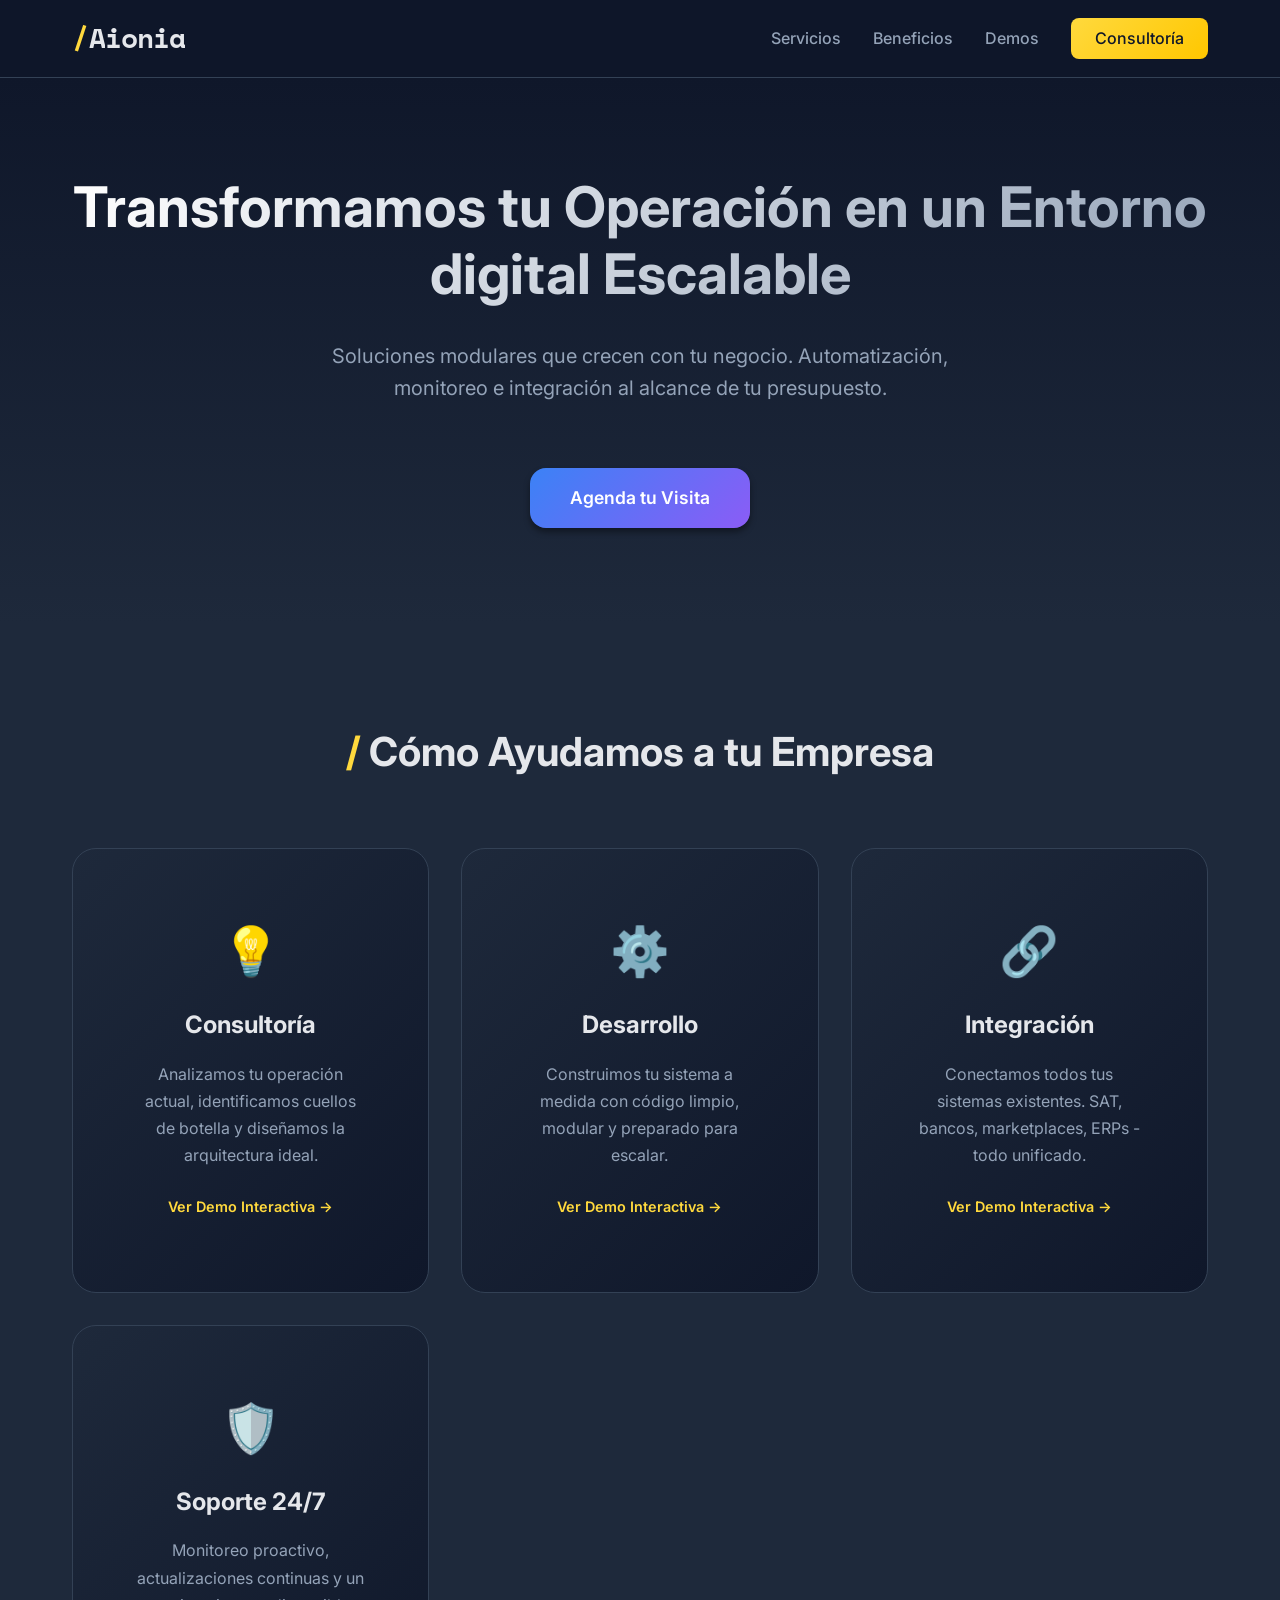
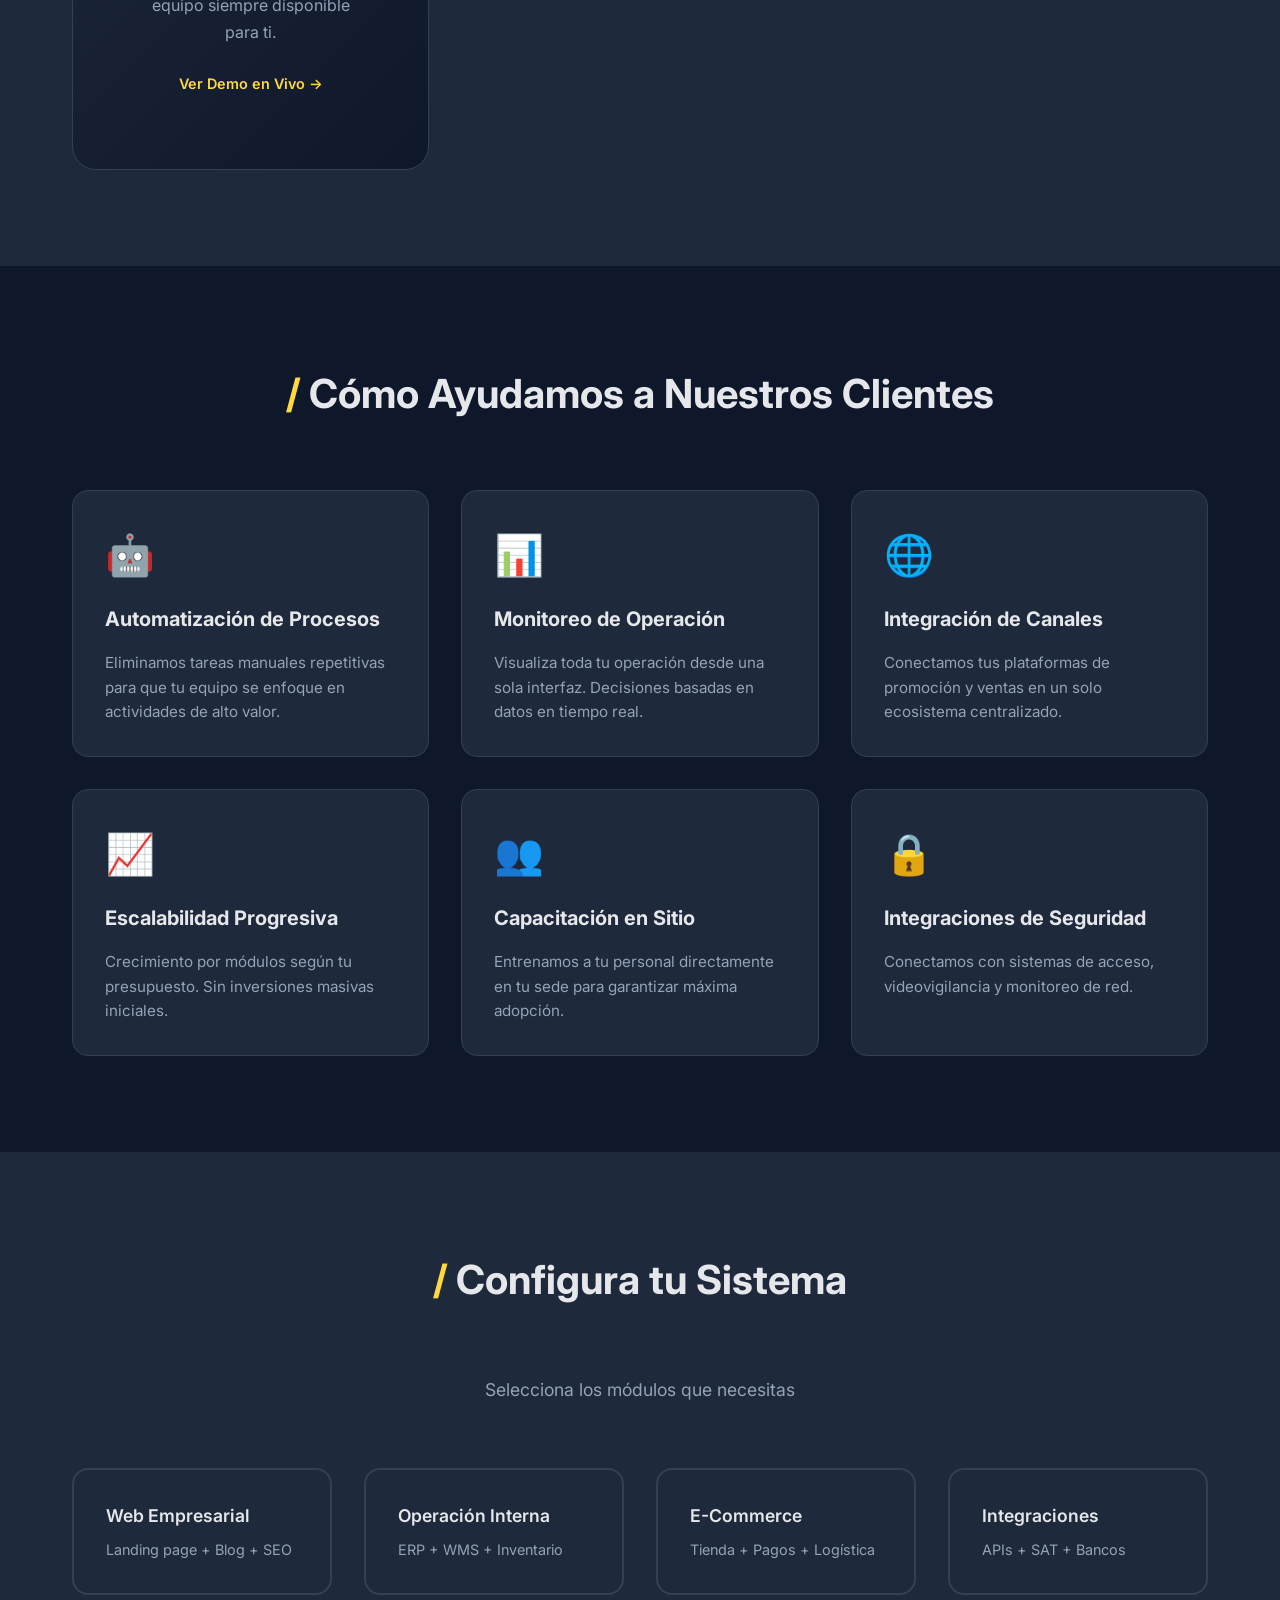
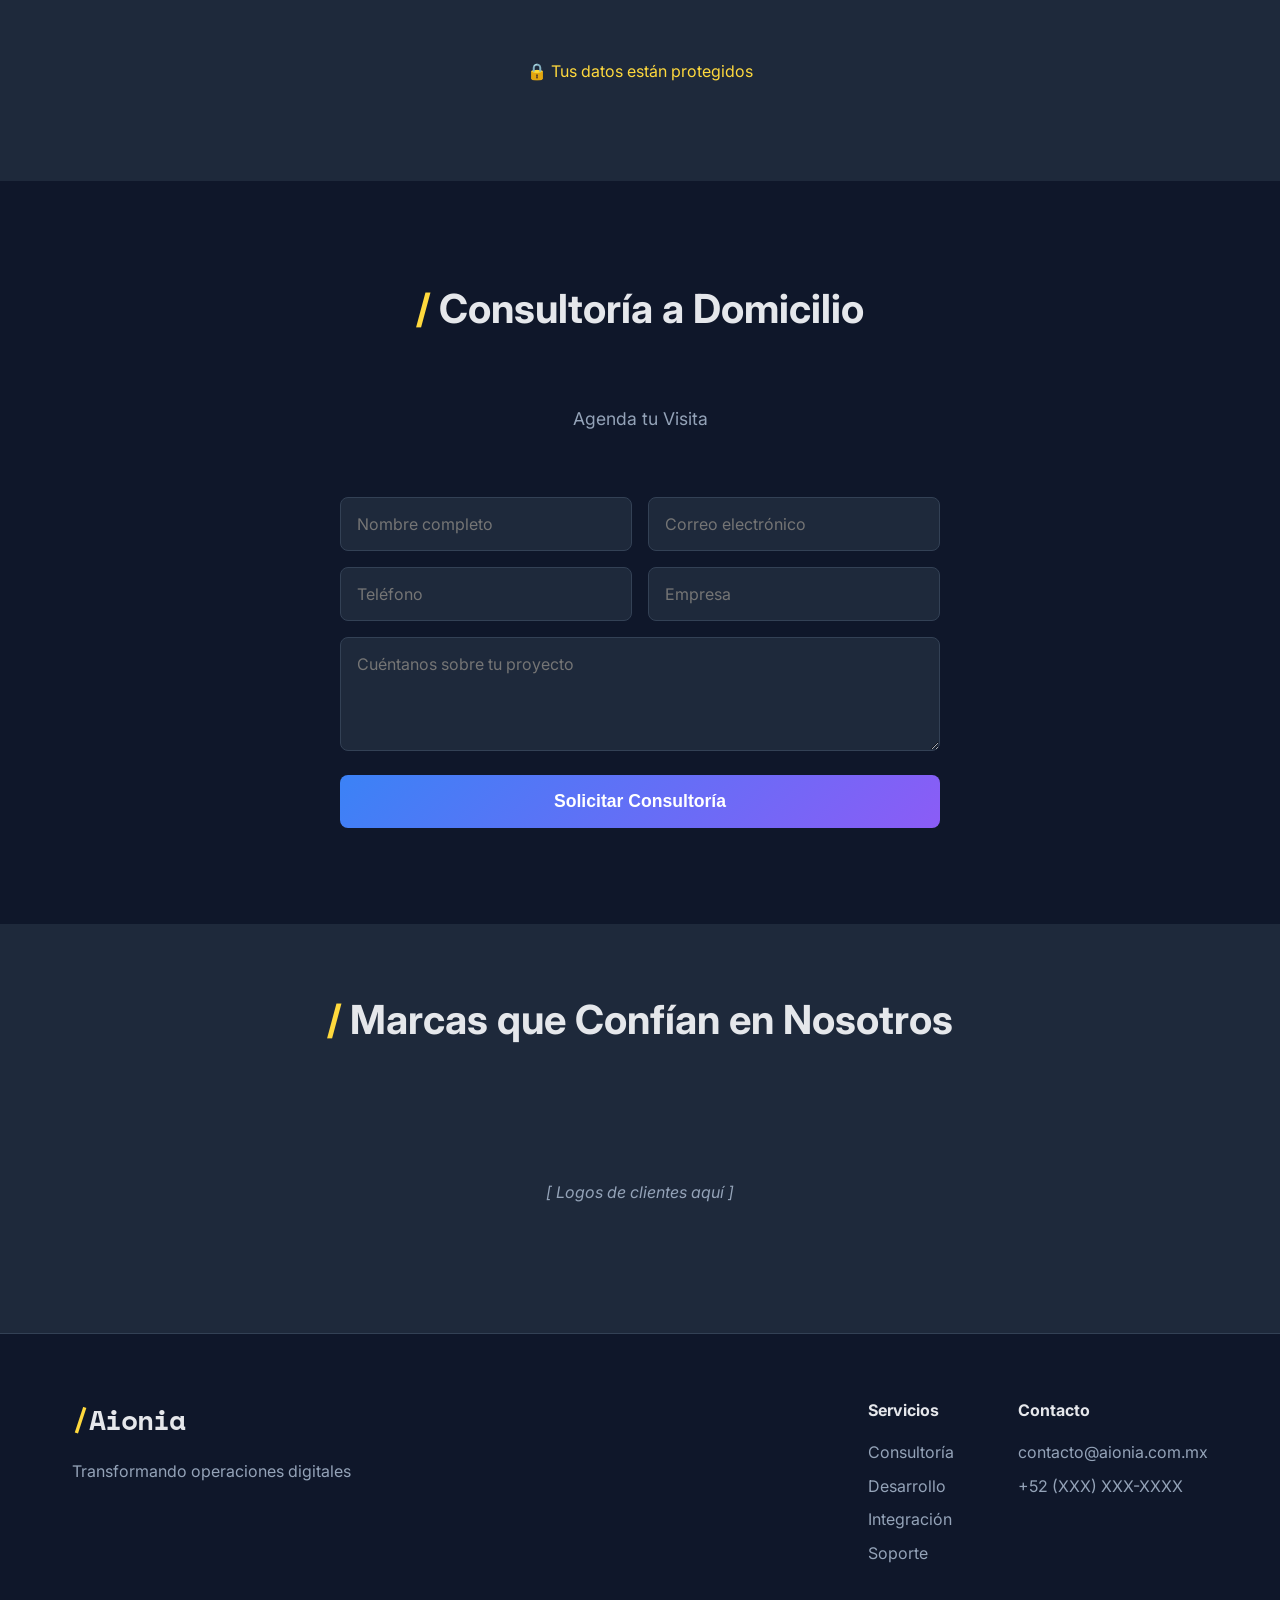
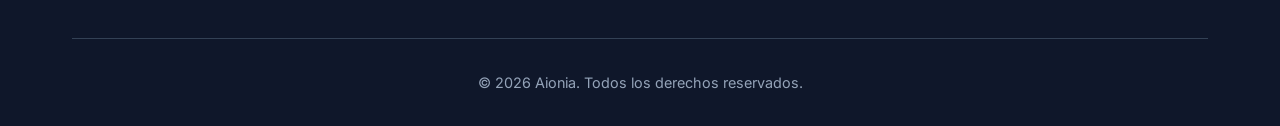
<file: index.html>
<!DOCTYPE html>
<html lang="es">

<head>
    <meta charset="UTF-8">
    <meta name="viewport" content="width=device-width, initial-scale=1.0">
    <meta name="description"
        content="Transformamos tu operación en un entorno digital escalable. Soluciones modulares que crecen con tu negocio.">
    <meta name="keywords"
        content="consultoría digital, desarrollo de software, integración de sistemas, automatización, ERP, WMS">
    <title>Aionia - Transformamos tu Operación Digital</title>
    <link rel="stylesheet" href="css/styles.css">
    <link rel="preconnect" href="https://fonts.googleapis.com">
    <link rel="preconnect" href="https://fonts.gstatic.com" crossorigin>
    <link
        href="https://fonts.googleapis.com/css2?family=Inter:wght@400;500;600;700&family=Space+Mono:wght@700&display=swap"
        rel="stylesheet">
</head>

<body>
    <!-- Navigation -->
    <nav class="navbar">
        <div class="container">
            <div class="logo-wrapper">
                <span class="logo-slash">/</span>
                <div class="logo-text">
                    <span class="logo-char" style="--delay: 0.1s">A</span>
                    <span class="logo-char" style="--delay: 0.2s">i</span>
                    <span class="logo-char" style="--delay: 0.3s">o</span>
                    <span class="logo-char" style="--delay: 0.4s">n</span>
                    <span class="logo-char" style="--delay: 0.5s">i</span>
                    <span class="logo-char" style="--delay: 0.6s">a</span>
                </div>
            </div>
            <div class="nav-links">
                <a href="#services">Servicios</a>
                <a href="#benefits">Beneficios</a>
                <a href="demos.html">Demos</a>
                <a href="#consultation" class="cta-button">Consultoría</a>
            </div>
        </div>
    </nav>

    <!-- Hero Section -->
    <section class="hero">
        <div class="container">
            <h1 class="hero-title">Transformamos tu Operación en un Entorno digital Escalable</h1>
            <p class="hero-subtitle">Soluciones modulares que crecen con tu negocio. Automatización, monitoreo e
                integración al alcance de tu presupuesto.</p>
            <a href="#consultation" class="hero-cta">Agenda tu Visita</a>
        </div>
    </section>

    <!-- Services Section -->
    <section id="services" class="services">
        <div class="container">
            <h2 class="section-title"><span class="slash">/</span>Cómo Ayudamos a tu Empresa</h2>
            <div class="services-grid">
                <div class="service-card">
                    <div class="service-icon">💡</div>
                    <h3>Consultoría</h3>
                    <p>Analizamos tu operación actual, identificamos cuellos de botella y diseñamos la arquitectura
                        ideal.</p>
                    <a href="demos.html#consultoria" class="demo-link">Ver Demo Interactiva →</a>
                </div>
                <div class="service-card">
                    <div class="service-icon">⚙️</div>
                    <h3>Desarrollo</h3>
                    <p>Construimos tu sistema a medida con código limpio, modular y preparado para escalar.</p>
                    <a href="demos.html#desarrollo" class="demo-link">Ver Demo Interactiva →</a>
                </div>
                <div class="service-card">
                    <div class="service-icon">🔗</div>
                    <h3>Integración</h3>
                    <p>Conectamos todos tus sistemas existentes. SAT, bancos, marketplaces, ERPs - todo unificado.</p>
                    <a href="demos.html#integracion" class="demo-link">Ver Demo Interactiva →</a>
                </div>
                <div class="service-card">
                    <div class="service-icon">🛡️</div>
                    <h3>Soporte 24/7</h3>
                    <p>Monitoreo proactivo, actualizaciones continuas y un equipo siempre disponible para ti.</p>
                    <a href="demos.html#soporte" class="demo-link">Ver Demo en Vivo →</a>
                </div>
            </div>
        </div>
    </section>

    <!-- Benefits Section -->
    <section id="benefits" class="benefits">
        <div class="container">
            <h2 class="section-title"><span class="slash">/</span>Cómo Ayudamos a Nuestros Clientes</h2>
            <div class="benefits-grid">
                <div class="benefit-card">
                    <div class="benefit-icon">🤖</div>
                    <h3>Automatización de Procesos</h3>
                    <p>Eliminamos tareas manuales repetitivas para que tu equipo se enfoque en actividades de alto
                        valor.</p>
                </div>
                <div class="benefit-card">
                    <div class="benefit-icon">📊</div>
                    <h3>Monitoreo de Operación</h3>
                    <p>Visualiza toda tu operación desde una sola interfaz. Decisiones basadas en datos en tiempo real.
                    </p>
                </div>
                <div class="benefit-card">
                    <div class="benefit-icon">🌐</div>
                    <h3>Integración de Canales</h3>
                    <p>Conectamos tus plataformas de promoción y ventas en un solo ecosistema centralizado.</p>
                </div>
                <div class="benefit-card">
                    <div class="benefit-icon">📈</div>
                    <h3>Escalabilidad Progresiva</h3>
                    <p>Crecimiento por módulos según tu presupuesto. Sin inversiones masivas iniciales.</p>
                </div>
                <div class="benefit-card">
                    <div class="benefit-icon">👥</div>
                    <h3>Capacitación en Sitio</h3>
                    <p>Entrenamos a tu personal directamente en tu sede para garantizar máxima adopción.</p>
                </div>
                <div class="benefit-card">
                    <div class="benefit-icon">🔒</div>
                    <h3>Integraciones de Seguridad</h3>
                    <p>Conectamos con sistemas de acceso, videovigilancia y monitoreo de red.</p>
                </div>
            </div>
        </div>
    </section>

    <!-- Configuration System -->
    <section class="configuration">
        <div class="container">
            <h2 class="section-title"><span class="slash">/</span>Configura tu Sistema</h2>
            <p class="section-subtitle">Selecciona los módulos que necesitas</p>
            <div class="modules-grid">
                <div class="module-card">
                    <input type="checkbox" id="module-web" class="module-checkbox">
                    <label for="module-web" class="module-label">
                        <span class="module-name">Web Empresarial</span>
                        <span class="module-description">Landing page + Blog + SEO</span>
                    </label>
                </div>
                <div class="module-card">
                    <input type="checkbox" id="module-operation" class="module-checkbox">
                    <label for="module-operation" class="module-label">
                        <span class="module-name">Operación Interna</span>
                        <span class="module-description">ERP + WMS + Inventario</span>
                    </label>
                </div>
                <div class="module-card">
                    <input type="checkbox" id="module-ecommerce" class="module-checkbox">
                    <label for="module-ecommerce" class="module-label">
                        <span class="module-name">E-Commerce</span>
                        <span class="module-description">Tienda + Pagos + Logística</span>
                    </label>
                </div>
                <div class="module-card">
                    <input type="checkbox" id="module-integrations" class="module-checkbox">
                    <label for="module-integrations" class="module-label">
                        <span class="module-name">Integraciones</span>
                        <span class="module-description">APIs + SAT + Bancos</span>
                    </label>
                </div>
            </div>
            <p class="data-protection">🔒 Tus datos están protegidos</p>
        </div>
    </section>

    <!-- Consultation Form -->
    <section id="consultation" class="consultation">
        <div class="container">
            <h2 class="section-title"><span class="slash">/</span>Consultoría a Domicilio</h2>
            <p class="section-subtitle">Agenda tu Visita</p>
            <form class="consultation-form" id="contactForm">
                <div class="form-row">
                    <input type="text" name="name" placeholder="Nombre completo" required>
                    <input type="email" name="email" placeholder="Correo electrónico" required>
                </div>
                <div class="form-row">
                    <input type="tel" name="phone" placeholder="Teléfono" required>
                    <input type="text" name="company" placeholder="Empresa">
                </div>
                <textarea name="message" placeholder="Cuéntanos sobre tu proyecto" rows="4" required></textarea>
                <button type="submit" class="submit-button">Solicitar Consultoría</button>
            </form>
        </div>
    </section>

    <!-- Brands Section -->
    <section class="brands">
        <div class="container">
            <h2 class="section-title"><span class="slash">/</span>Marcas que Confían en Nosotros</h2>
            <div class="brands-container">
                <p class="brands-placeholder">[ Logos de clientes aquí ]</p>
            </div>
        </div>
    </section>

    <!-- Footer -->
    <footer class="footer">
        <div class="container">
            <div class="footer-content">
                <div class="footer-logo">
                    <div class="logo-wrapper">
                        <span class="logo-slash">/</span>
                        <span class="logo-text-simple">Aionia</span>
                    </div>
                    <p>Transformando operaciones digitales</p>
                </div>
                <div class="footer-links">
                    <div class="footer-column">
                        <h4>Servicios</h4>
                        <a href="#services">Consultoría</a>
                        <a href="#services">Desarrollo</a>
                        <a href="#services">Integración</a>
                        <a href="#services">Soporte</a>
                    </div>
                    <div class="footer-column">
                        <h4>Contacto</h4>
                        <a href="mailto:contacto@aionia.com.mx">contacto@aionia.com.mx</a>
                        <a href="tel:+52">+52 (XXX) XXX-XXXX</a>
                    </div>
                </div>
            </div>
            <div class="footer-bottom">
                <p>&copy; 2026 Aionia. Todos los derechos reservados.</p>
            </div>
        </div>
    </footer>

    <script src="js/main.js"></script>
</body>

</html>
</file>
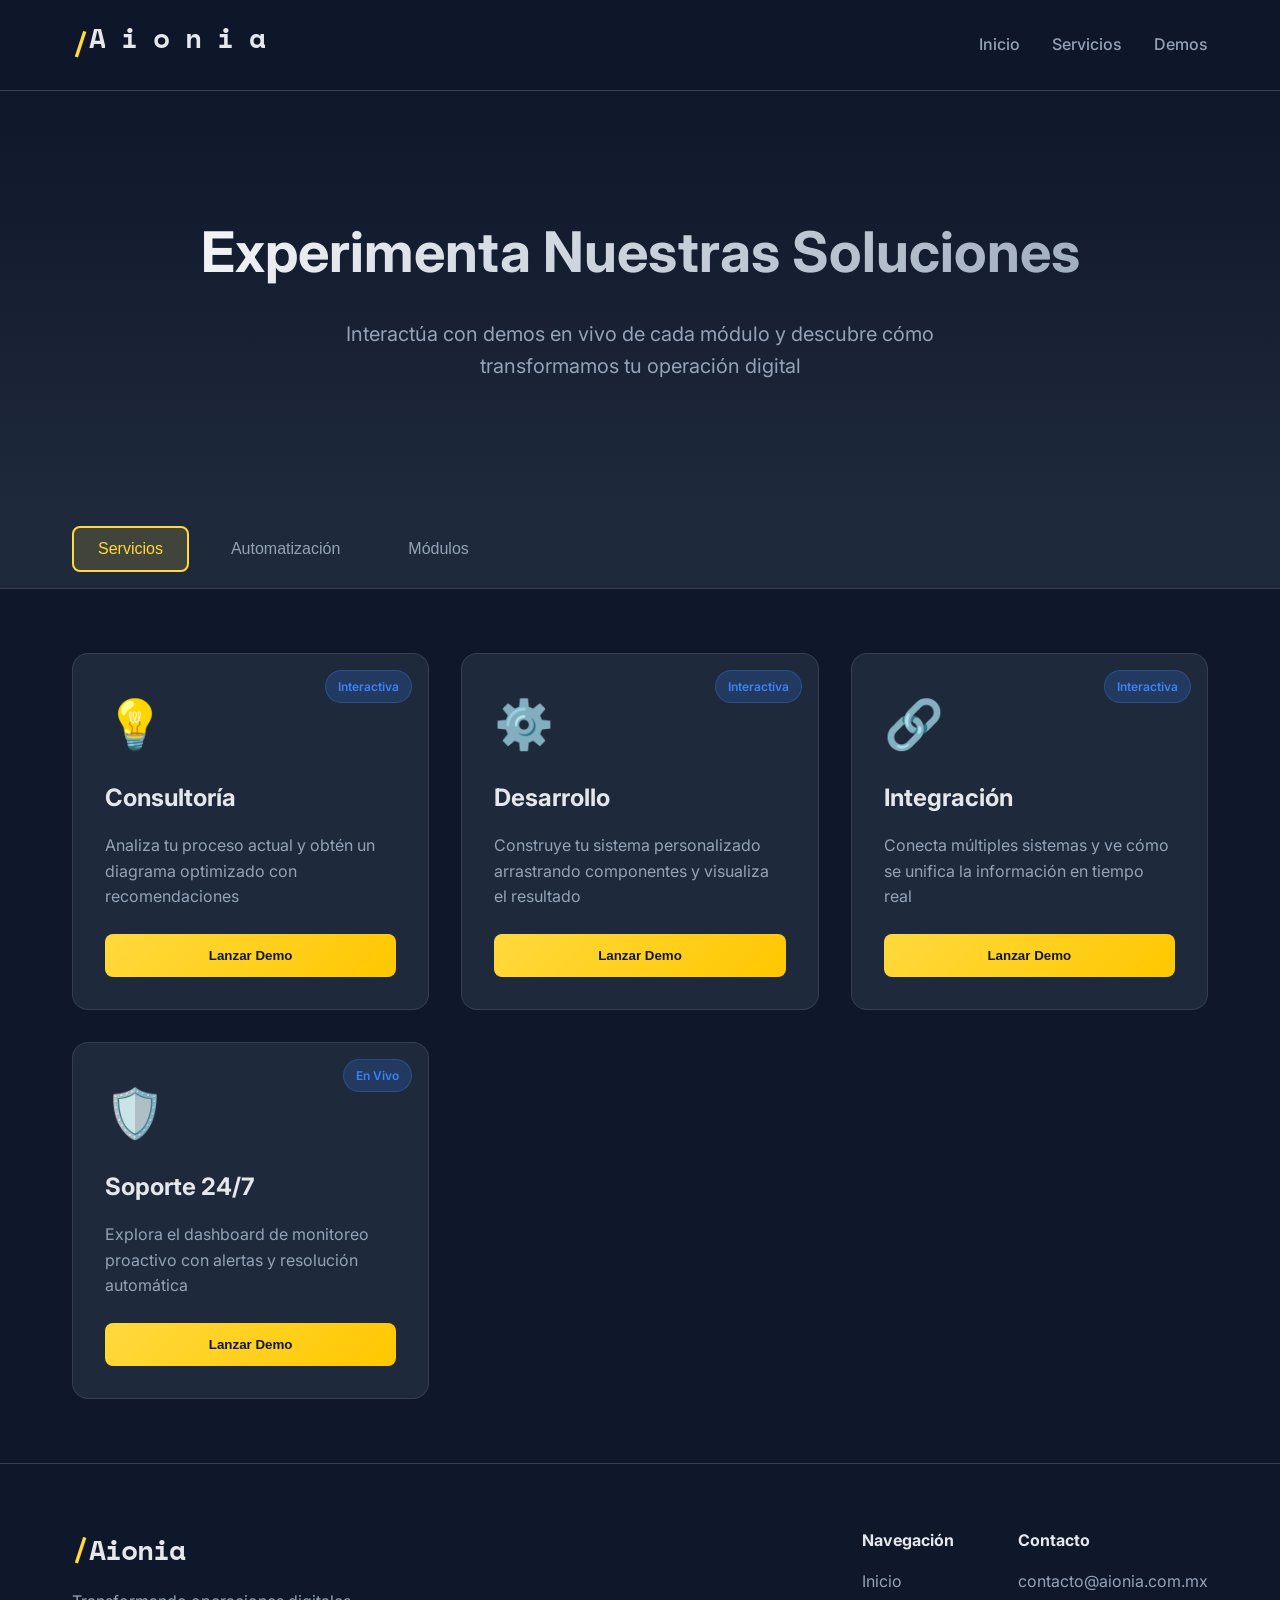
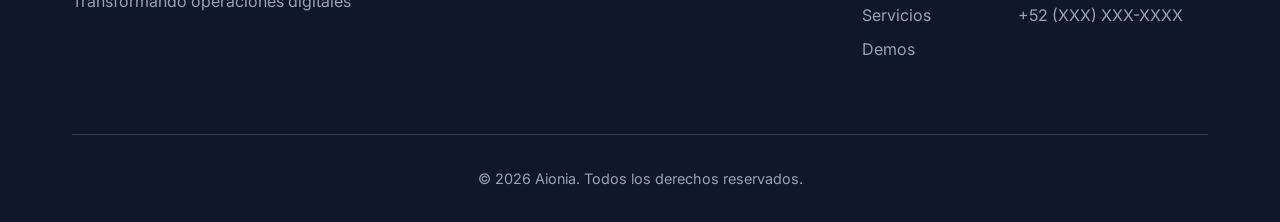
<file: demos.html>
<!DOCTYPE html>
<html lang="es">

<head>
    <meta charset="UTF-8">
    <meta name="viewport" content="width=device-width, initial-scale=1.0">
    <meta name="description"
        content="Experimenta nuestras soluciones interactivas - Demos en vivo de todos los servicios de AIONIA">
    <title>Demos Interactivas - Aionia</title>
    <link rel="stylesheet" href="css/styles.css">
    <link rel="stylesheet" href="css/demos.css">
    <link rel="preconnect" href="https://fonts.googleapis.com">
    <link rel="preconnect" href="https://fonts.gstatic.com" crossorigin>
    <link
        href="https://fonts.googleapis.com/css2?family=Inter:wght@400;500;600;700&family=Space+Mono:wght@700&display=swap"
        rel="stylesheet">
</head>

<body>
    <!-- Navigation -->
    <nav class="navbar">
        <div class="container">
            <div class="logo-wrapper">
                <span class="logo-slash">/</span>
                <div class="logo-text">
                    <a href="index.html" style="text-decoration: none; color: inherit;">
                        <span class="logo-char" style="--delay: 0.1s">A</span>
                        <span class="logo-char" style="--delay: 0.2s">i</span>
                        <span class="logo-char" style="--delay: 0.3s">o</span>
                        <span class="logo-char" style="--delay: 0.4s">n</span>
                        <span class="logo-char" style="--delay: 0.5s">i</span>
                        <span class="logo-char" style="--delay: 0.6s">a</span>
                    </a>
                </div>
            </div>
            <div class="nav-links">
                <a href="index.html">Inicio</a>
                <a href="index.html#services">Servicios</a>
                <a href="demos.html" class="active">Demos</a>
            </div>
        </div>
    </nav>

    <!-- Hero Section -->
    <section class="hero demos-hero">
        <div class="container">
            <h1 class="hero-title">Experimenta Nuestras Soluciones</h1>
            <p class="hero-subtitle">Interactúa con demos en vivo de cada módulo y descubre cómo transformamos tu
                operación digital</p>
        </div>
    </section>

    <!-- Demos Navigation -->
    <section class="demos-nav">
        <div class="container">
            <div class="tabs">
                <button class="tab-button active" data-category="servicios">Servicios</button>
                <button class="tab-button" data-category="automatizacion">Automatización</button>
                <button class="tab-button" data-category="modulos">Módulos</button>
            </div>
        </div>
    </section>

    <!-- Demos Grid -->
    <section class="demos-section">
        <div class="container">
            <!-- Servicios Tab -->
            <div class="demos-grid" data-tab="servicios">
                <div class="demo-card" data-demo="consultoria">
                    <div class="demo-icon">💡</div>
                    <h3>Consultoría</h3>
                    <p>Analiza tu proceso actual y obtén un diagrama optimizado con recomendaciones</p>
                    <button class="demo-launch-btn">Lanzar Demo</button>
                    <span class="demo-badge">Interactiva</span>
                </div>

                <div class="demo-card" data-demo="desarrollo">
                    <div class="demo-icon">⚙️</div>
                    <h3>Desarrollo</h3>
                    <p>Construye tu sistema personalizado arrastrando componentes y visualiza el resultado</p>
                    <button class="demo-launch-btn">Lanzar Demo</button>
                    <span class="demo-badge">Interactiva</span>
                </div>

                <div class="demo-card" data-demo="integracion">
                    <div class="demo-icon">🔗</div>
                    <h3>Integración</h3>
                    <p>Conecta múltiples sistemas y ve cómo se unifica la información en tiempo real</p>
                    <button class="demo-launch-btn">Lanzar Demo</button>
                    <span class="demo-badge">Interactiva</span>
                </div>

                <div class="demo-card" data-demo="soporte">
                    <div class="demo-icon">🛡️</div>
                    <h3>Soporte 24/7</h3>
                    <p>Explora el dashboard de monitoreo proactivo con alertas y resolución automática</p>
                    <button class="demo-launch-btn">Lanzar Demo</button>
                    <span class="demo-badge">En Vivo</span>
                </div>
            </div>

            <!-- Automatización Tab -->
            <div class="demos-grid hidden" data-tab="automatizacion">
                <div class="demo-card" data-demo="automatizacion">
                    <div class="demo-icon">🤖</div>
                    <h3>Automatización de Procesos</h3>
                    <p>Compara el antes y después de automatizar tareas manuales repetitivas</p>
                    <button class="demo-launch-btn">Lanzar Demo</button>
                    <span class="demo-badge">Comparativa</span>
                </div>

                <div class="demo-card" data-demo="monitoreo">
                    <div class="demo-icon">📊</div>
                    <h3>Monitoreo en Tiempo Real</h3>
                    <p>Visualiza métricas clave actualizándose en vivo con alertas inteligentes</p>
                    <button class="demo-launch-btn">Lanzar Demo</button>
                    <span class="demo-badge">En Vivo</span>
                </div>
            </div>

            <!-- Módulos Tab -->
            <div class="demos-grid hidden" data-tab="modulos">
                <div class="demo-card" data-demo="ecommerce">
                    <div class="demo-icon">🛒</div>
                    <h3>E-Commerce</h3>
                    <p>Crea tu tienda online, añade productos y simula el proceso completo de compra</p>
                    <button class="demo-launch-btn">Lanzar Demo</button>
                    <span class="demo-badge">Interactiva</span>
                </div>

                <div class="demo-card" data-demo="erp">
                    <div class="demo-icon">📦</div>
                    <h3>ERP / WMS</h3>
                    <p>Gestiona inventario, crea órdenes y visualiza el control de operaciones</p>
                    <button class="demo-launch-btn">Lanzar Demo</button>
                    <span class="demo-badge">Interactiva</span>
                </div>
            </div>
        </div>
    </section>

    <!-- Demo Modal Container -->
    <div id="demoModal" class="modal">
        <div class="modal-content">
            <button class="modal-close">&times;</button>
            <div id="demoContent"></div>
        </div>
    </div>

    <!-- Footer -->
    <footer class="footer">
        <div class="container">
            <div class="footer-content">
                <div class="footer-logo">
                    <div class="logo-wrapper">
                        <span class="logo-slash">/</span>
                        <span class="logo-text-simple">Aionia</span>
                    </div>
                    <p>Transformando operaciones digitales</p>
                </div>
                <div class="footer-links">
                    <div class="footer-column">
                        <h4>Navegación</h4>
                        <a href="index.html">Inicio</a>
                        <a href="index.html#services">Servicios</a>
                        <a href="demos.html">Demos</a>
                    </div>
                    <div class="footer-column">
                        <h4>Contacto</h4>
                        <a href="mailto:contacto@aionia.com.mx">contacto@aionia.com.mx</a>
                        <a href="tel:+52">+52 (XXX) XXX-XXXX</a>
                    </div>
                </div>
            </div>
            <div class="footer-bottom">
                <p>&copy; 2026 Aionia. Todos los derechos reservados.</p>
            </div>
        </div>
    </footer>

    <script src="js/demos.js"></script>
</body>

</html>
</file>
<file: css/styles.css>
/* Reset and Base Styles */
* {
    margin: 0;
    padding: 0;
    box-sizing: border-box;
}

:root {
    /* Color Palette */
    --bg-primary: #0F172A;
    --bg-secondary: #1E293B;
    --bg-card: #1E293B;
    --text-primary: #E5E7EB;
    --text-secondary: #94A3B8;
    --accent-yellow: #FFD93D;
    --accent-blue: #3B82F6;
    --accent-purple: #8B5CF6;
    --border-color: #334155;

    /* Typography */
    --font-primary: 'Inter', -apple-system, BlinkMacSystemFont, sans-serif;
    --font-mono: 'Space Mono', 'Courier New', monospace;

    /* Spacing */
    --spacing-xs: 0.5rem;
    --spacing-sm: 1rem;
    --spacing-md: 2rem;
    --spacing-lg: 4rem;
    --spacing-xl: 6rem;

    /* Border Radius */
    --radius-sm: 0.5rem;
    --radius-md: 1rem;
    --radius-lg: 1.5rem;

    /* Shadows */
    --shadow-sm: 0 1px 3px rgba(0, 0, 0, 0.3);
    --shadow-md: 0 4px 6px rgba(0, 0, 0, 0.4);
    --shadow-lg: 0 10px 25px rgba(0, 0, 0, 0.5);
    --shadow-glow: 0 0 20px rgba(255, 217, 61, 0.3);
}

body {
    font-family: var(--font-primary);
    background-color: var(--bg-primary);
    color: var(--text-primary);
    line-height: 1.6;
    overflow-x: hidden;
}

.container {
    max-width: 1200px;
    margin: 0 auto;
    padding: 0 var(--spacing-md);
}

/* Logo Animation */
.logo-wrapper {
    font-family: var(--font-mono);
    font-size: 28px;
    font-weight: 700;
    color: var(--text-primary);
    position: relative;
    letter-spacing: -1px;
    display: flex;
    align-items: center;
}

.logo-slash {
    display: inline-block;
    color: var(--accent-yellow);
    animation: cursorBlink 1s ease-in-out infinite;
    margin-right: 1px;
}

@keyframes cursorBlink {

    0%,
    100% {
        opacity: 1;
    }

    50% {
        opacity: 0.3;
    }
}

.logo-text {
    display: inline-flex;
    overflow: hidden;
}

.logo-char {
    display: inline-block;
    width: 0;
    overflow: hidden;
    animation: pushIn 0.3s ease-out forwards;
    animation-delay: var(--delay);
    white-space: nowrap;
}

@keyframes pushIn {
    0% {
        width: 0;
        opacity: 0;
    }

    100% {
        width: auto;
        opacity: 1;
    }
}

/* Navigation */
.navbar {
    background-color: rgba(15, 23, 42, 0.9);
    backdrop-filter: blur(10px);
    padding: var(--spacing-sm) 0;
    position: sticky;
    top: 0;
    z-index: 1000;
    border-bottom: 1px solid var(--border-color);
}

.navbar .container {
    display: flex;
    justify-content: space-between;
    align-items: center;
}

.nav-links {
    display: flex;
    gap: var(--spacing-md);
    align-items: center;
}

.nav-links a {
    color: var(--text-secondary);
    text-decoration: none;
    font-weight: 500;
    transition: color 0.3s ease;
}

.nav-links a:hover {
    color: var(--accent-yellow);
}

.cta-button {
    background: linear-gradient(135deg, var(--accent-yellow), #FFC700);
    color: var(--bg-primary) !important;
    padding: 0.5rem 1.5rem;
    border-radius: var(--radius-sm);
    font-weight: 600;
    transition: transform 0.2s ease, box-shadow 0.2s ease;
}

.cta-button:hover {
    transform: translateY(-2px);
    box-shadow: var(--shadow-glow);
}

/* Hero Section */
.hero {
    padding: var(--spacing-xl) 0;
    text-align: center;
    background: linear-gradient(180deg, var(--bg-primary) 0%, var(--bg-secondary) 100%);
}

.hero-title {
    font-size: 3.5rem;
    font-weight: 700;
    margin-bottom: var(--spacing-md);
    background: linear-gradient(135deg, #FFFFFF, #94A3B8);
    -webkit-background-clip: text;
    -webkit-text-fill-color: transparent;
    background-clip: text;
    line-height: 1.2;
}

.hero-subtitle {
    font-size: 1.25rem;
    color: var(--text-secondary);
    max-width: 700px;
    margin: 0 auto var(--spacing-lg);
}

.hero-cta {
    display: inline-block;
    background: linear-gradient(135deg, var(--accent-blue), var(--accent-purple));
    color: white;
    padding: 1rem 2.5rem;
    border-radius: var(--radius-md);
    text-decoration: none;
    font-weight: 600;
    font-size: 1.1rem;
    transition: transform 0.3s ease, box-shadow 0.3s ease;
    box-shadow: var(--shadow-md);
}

.hero-cta:hover {
    transform: translateY(-3px);
    box-shadow: 0 15px 35px rgba(59, 130, 246, 0.4);
}

/* Section Titles */
.section-title {
    font-size: 2.5rem;
    font-weight: 700;
    margin-bottom: var(--spacing-lg);
    text-align: center;
}

.slash {
    color: var(--accent-yellow);
    margin-right: 0.5rem;
}

.section-subtitle {
    text-align: center;
    color: var(--text-secondary);
    font-size: 1.1rem;
    margin-bottom: var(--spacing-lg);
}

/* Services Section */
.services {
    padding: var(--spacing-xl) 0;
    background-color: var(--bg-secondary);
}

.services-grid {
    display: grid;
    grid-template-columns: repeat(auto-fit, minmax(280px, 1fr));
    gap: var(--spacing-md);
}

.service-card {
    background: linear-gradient(135deg, #1E293B 0%, #0F172A 100%);
    padding: var(--spacing-lg);
    border-radius: var(--radius-lg);
    border: 1px solid var(--border-color);
    transition: transform 0.3s ease, box-shadow 0.3s ease, border-color 0.3s ease;
    text-align: center;
}

.service-card:hover {
    transform: translateY(-5px);
    box-shadow: var(--shadow-lg);
    border-color: var(--accent-yellow);
}

.service-icon {
    font-size: 3rem;
    margin-bottom: var(--spacing-sm);
}

.service-card h3 {
    font-size: 1.5rem;
    margin-bottom: var(--spacing-sm);
    color: var(--text-primary);
}

.service-card p {
    color: var(--text-secondary);
    line-height: 1.7;
    margin-bottom: 1rem;
}

.demo-link {
    display: inline-block;
    color: var(--accent-yellow);
    text-decoration: none;
    font-weight: 600;
    font-size: 0.9rem;
    transition: all 0.3s ease;
    padding: 0.5rem 1rem;
    border: 2px solid transparent;
    border-radius: var(--radius-sm);
}

.demo-link:hover {
    color: var(--bg-primary);
    background: var(--accent-yellow);
    border-color: var(--accent-yellow);
    transform: translateX(5px);
}


/* Benefits Section */
.benefits {
    padding: var(--spacing-xl) 0;
    background-color: var(--bg-primary);
}

.benefits-grid {
    display: grid;
    grid-template-columns: repeat(auto-fit, minmax(300px, 1fr));
    gap: var(--spacing-md);
}

.benefit-card {
    background: var(--bg-card);
    padding: var(--spacing-md);
    border-radius: var(--radius-md);
    border: 1px solid var(--border-color);
    transition: transform 0.3s ease, background 0.3s ease;
}

.benefit-card:hover {
    transform: translateY(-3px);
    background: linear-gradient(135deg, #1E293B 0%, #334155 100%);
}

.benefit-icon {
    font-size: 2.5rem;
    margin-bottom: var(--spacing-sm);
}

.benefit-card h3 {
    font-size: 1.25rem;
    margin-bottom: var(--spacing-sm);
    color: var(--text-primary);
}

.benefit-card p {
    color: var(--text-secondary);
    font-size: 0.95rem;
}

/* Configuration Section */
.configuration {
    padding: var(--spacing-xl) 0;
    background-color: var(--bg-secondary);
}

.modules-grid {
    display: grid;
    grid-template-columns: repeat(auto-fit, minmax(250px, 1fr));
    gap: var(--spacing-md);
    margin-bottom: var(--spacing-lg);
}

.module-card {
    position: relative;
}

.module-checkbox {
    display: none;
}

.module-label {
    display: block;
    background: var(--bg-card);
    padding: var(--spacing-md);
    border-radius: var(--radius-md);
    border: 2px solid var(--border-color);
    cursor: pointer;
    transition: all 0.3s ease;
}

.module-checkbox:checked+.module-label {
    border-color: var(--accent-yellow);
    background: linear-gradient(135deg, rgba(255, 217, 61, 0.1) 0%, rgba(255, 217, 61, 0.05) 100%);
}

.module-name {
    display: block;
    font-weight: 600;
    font-size: 1.1rem;
    margin-bottom: var(--spacing-xs);
    color: var(--text-primary);
}

.module-description {
    display: block;
    color: var(--text-secondary);
    font-size: 0.9rem;
}

.data-protection {
    text-align: center;
    color: var(--accent-yellow);
    font-size: 1rem;
}

/* Consultation Section */
.consultation {
    padding: var(--spacing-xl) 0;
    background-color: var(--bg-primary);
}

.consultation-form {
    max-width: 600px;
    margin: 0 auto;
}

.form-row {
    display: grid;
    grid-template-columns: 1fr 1fr;
    gap: var(--spacing-sm);
    margin-bottom: var(--spacing-sm);
}

.consultation-form input,
.consultation-form textarea {
    width: 100%;
    padding: var(--spacing-sm);
    background: var(--bg-card);
    border: 1px solid var(--border-color);
    border-radius: var(--radius-sm);
    color: var(--text-primary);
    font-family: var(--font-primary);
    font-size: 1rem;
    transition: border-color 0.3s ease;
}

.consultation-form input:focus,
.consultation-form textarea:focus {
    outline: none;
    border-color: var(--accent-yellow);
}

.consultation-form textarea {
    margin-bottom: var(--spacing-sm);
    resize: vertical;
}

.submit-button {
    width: 100%;
    padding: var(--spacing-sm) var(--spacing-md);
    background: linear-gradient(135deg, var(--accent-blue), var(--accent-purple));
    color: white;
    border: none;
    border-radius: var(--radius-sm);
    font-weight: 600;
    font-size: 1.1rem;
    cursor: pointer;
    transition: transform 0.3s ease, box-shadow 0.3s ease;
}

.submit-button:hover {
    transform: translateY(-2px);
    box-shadow: 0 10px 25px rgba(59, 130, 246, 0.4);
}

/* Brands Section */
.brands {
    padding: var(--spacing-lg) 0;
    background-color: var(--bg-secondary);
}

.brands-container {
    text-align: center;
    padding: var(--spacing-lg);
}

.brands-placeholder {
    color: var(--text-secondary);
    font-style: italic;
}

/* Footer */
.footer {
    background-color: var(--bg-primary);
    padding: var(--spacing-lg) 0 var(--spacing-md);
    border-top: 1px solid var(--border-color);
}

.footer-content {
    display: grid;
    grid-template-columns: 1fr 1fr;
    gap: var(--spacing-lg);
    margin-bottom: var(--spacing-lg);
}

.footer-logo p {
    color: var(--text-secondary);
    margin-top: var(--spacing-sm);
}

.logo-text-simple {
    color: var(--text-primary);
}

.footer-links {
    display: flex;
    gap: var(--spacing-lg);
    justify-content: flex-end;
}

.footer-column h4 {
    color: var(--text-primary);
    margin-bottom: var(--spacing-sm);
}

.footer-column a {
    display: block;
    color: var(--text-secondary);
    text-decoration: none;
    margin-bottom: var(--spacing-xs);
    transition: color 0.3s ease;
}

.footer-column a:hover {
    color: var(--accent-yellow);
}

.footer-bottom {
    text-align: center;
    padding-top: var(--spacing-md);
    border-top: 1px solid var(--border-color);
    color: var(--text-secondary);
    font-size: 0.9rem;
}

/* Responsive Design */
@media (max-width: 768px) {
    .hero-title {
        font-size: 2.5rem;
    }

    .hero-subtitle {
        font-size: 1rem;
    }

    .nav-links {
        gap: var(--spacing-sm);
    }

    .form-row {
        grid-template-columns: 1fr;
    }

    .footer-content {
        grid-template-columns: 1fr;
    }

    .footer-links {
        justify-content: flex-start;
    }

    .section-title {
        font-size: 2rem;
    }
}

@media (max-width: 480px) {
    .hero-title {
        font-size: 2rem;
    }

    .logo-wrapper {
        font-size: 24px;
    }

    .services-grid,
    .benefits-grid,
    .modules-grid {
        grid-template-columns: 1fr;
    }
}
</file>
<file: css/demos.css>
/* ===================================
   DEMOS PAGE STYLES
   =================================== */

/* Demos Hero */
.demos-hero {
    padding: 8rem 0 4rem;
    text-align: center;
}

/* Demos Navigation Tabs */
.demos-nav {
    background: var(--bg-secondary);
    border-bottom: 1px solid rgba(255, 255, 255, 0.1);
    position: sticky;
    top: 70px;
    z-index: 100;
}

.tabs {
    display: flex;
    gap: 1rem;
    padding: 1rem 0;
    overflow-x: auto;
}

.tab-button {
    padding: 0.75rem 1.5rem;
    background: transparent;
    border: 2px solid transparent;
    color: var(--text-secondary);
    font-size: 1rem;
    font-weight: 500;
    cursor: pointer;
    border-radius: 8px;
    transition: all 0.3s ease;
    white-space: nowrap;
}

.tab-button:hover {
    color: var(--accent-yellow);
    background: rgba(255, 217, 61, 0.1);
}

.tab-button.active {
    color: var(--accent-yellow);
    border-color: var(--accent-yellow);
    background: rgba(255, 217, 61, 0.15);
}

/* Demos Section */
.demos-section {
    padding: 4rem 0;
    min-height: 60vh;
}

.demos-grid {
    display: grid;
    grid-template-columns: repeat(auto-fill, minmax(300px, 1fr));
    gap: 2rem;
}

.demos-grid.hidden {
    display: none;
}

/* Demo Card */
.demo-card {
    background: var(--bg-secondary);
    border-radius: 16px;
    padding: 2rem;
    position: relative;
    transition: all 0.3s ease;
    border: 1px solid rgba(255, 255, 255, 0.1);
}

.demo-card:hover {
    transform: translateY(-8px);
    box-shadow: 0 20px 40px rgba(0, 0, 0, 0.3);
    border-color: var(--accent-yellow);
}

.demo-icon {
    font-size: 3rem;
    margin-bottom: 1rem;
}

.demo-card h3 {
    font-size: 1.5rem;
    margin-bottom: 1rem;
    color: var(--text-primary);
}

.demo-card p {
    color: var(--text-secondary);
    margin-bottom: 1.5rem;
    line-height: 1.6;
}

.demo-launch-btn {
    width: 100%;
    padding: 0.875rem;
    background: linear-gradient(135deg, var(--accent-yellow), #FFC700);
    color: var(--bg-primary);
    border: none;
    border-radius: 8px;
    font-weight: 600;
    cursor: pointer;
    transition: all 0.3s ease;
}

.demo-launch-btn:hover {
    transform: scale(1.05);
    box-shadow: 0 8px 20px rgba(255, 217, 61, 0.3);
}

.demo-badge {
    position: absolute;
    top: 1rem;
    right: 1rem;
    padding: 0.375rem 0.75rem;
    background: rgba(59, 130, 246, 0.2);
    color: var(--accent-blue);
    border-radius: 20px;
    font-size: 0.75rem;
    font-weight: 600;
    border: 1px solid rgba(59, 130, 246, 0.3);
}

/* Modal */
.modal {
    display: none;
    position: fixed;
    z-index: 1000;
    left: 0;
    top: 0;
    width: 100%;
    height: 100%;
    background-color: rgba(0, 0, 0, 0.8);
    backdrop-filter: blur(4px);
}

.modal.active {
    display: flex;
    align-items: center;
    justify-content: center;
    animation: fadeIn 0.3s ease;
}

.modal-content {
    background: var(--bg-secondary);
    border-radius: 16px;
    max-width: 1200px;
    width: 90%;
    max-height: 90vh;
    overflow-y: auto;
    position: relative;
    animation: slideUp 0.3s ease;
    border: 1px solid rgba(255, 255, 255, 0.1);
}

.modal-close {
    position: absolute;
    top: 1rem;
    right: 1rem;
    font-size: 2rem;
    background: none;
    border: none;
    color: var(--text-secondary);
    cursor: pointer;
    z-index: 10;
    width: 40px;
    height: 40px;
    display: flex;
    align-items: center;
    justify-content: center;
    border-radius: 50%;
    transition: all 0.3s ease;
}

.modal-close:hover {
    background: rgba(255, 255, 255, 0.1);
    color: var(--text-primary);
}

/* Demo Content Styles */
.demo-container {
    padding: 3rem;
}

.demo-header {
    text-align: center;
    margin-bottom: 3rem;
}

.demo-title {
    font-size: 2rem;
    margin-bottom: 0.5rem;
    color: var(--text-primary);
}

.demo-subtitle {
    color: var(--text-secondary);
    font-size: 1.125rem;
}

.demo-disclaimer {
    background: rgba(59, 130, 246, 0.1);
    border-left: 4px solid var(--accent-blue);
    padding: 1rem;
    margin-bottom: 2rem;
    border-radius: 4px;
    color: var(--text-secondary);
    font-size: 0.875rem;
}

/* Demo Steps */
.demo-steps {
    display: flex;
    gap: 2rem;
    margin-bottom: 3rem;
}

.demo-step {
    flex: 1;
    text-align: center;
    padding: 1.5rem;
    background: rgba(255, 255, 255, 0.03);
    border-radius: 12px;
    border: 2px solid transparent;
    transition: all 0.3s ease;
}

.demo-step.active {
    border-color: var(--accent-yellow);
    background: rgba(255, 217, 61, 0.1);
}

.demo-step.completed {
    border-color: #10B981;
    background: rgba(16, 185, 129, 0.1);
}

.step-number {
    width: 40px;
    height: 40px;
    border-radius: 50%;
    background: var(--bg-primary);
    color: var(--text-secondary);
    display: flex;
    align-items: center;
    justify-content: center;
    margin: 0 auto 1rem;
    font-weight: 700;
}

.demo-step.active .step-number {
    background: var(--accent-yellow);
    color: var(--bg-primary);
}

.demo-step.completed .step-number::before {
    content: '✓';
}

/* Demo Workspace */
.demo-workspace {
    background: rgba(0, 0, 0, 0.3);
    border-radius: 12px;
    padding: 2rem;
    min-height: 400px;
}

/* Input Styles */
.demo-input {
    width: 100%;
    padding: 1rem;
    background: var(--bg-primary);
    border: 2px solid rgba(255, 255, 255, 0.1);
    border-radius: 8px;
    color: var(--text-primary);
    font-size: 1rem;
    margin-bottom: 1rem;
    transition: border-color 0.3s ease;
}

.demo-input:focus {
    outline: none;
    border-color: var(--accent-yellow);
}

.demo-textarea {
    min-height: 120px;
    resize: vertical;
    font-family: inherit;
}

/* Buttons */
.demo-btn {
    padding: 0.875rem 2rem;
    background: linear-gradient(135deg, var(--accent-yellow), #FFC700);
    color: var(--bg-primary);
    border: none;
    border-radius: 8px;
    font-weight: 600;
    cursor: pointer;
    transition: all 0.3s ease;
    font-size: 1rem;
}

.demo-btn:hover {
    transform: translateY(-2px);
    box-shadow: 0 8px 20px rgba(255, 217, 61, 0.3);
}

.demo-btn:disabled {
    opacity: 0.5;
    cursor: not-allowed;
    transform: none;
}

.demo-btn-secondary {
    background: transparent;
    border: 2px solid var(--accent-blue);
    color: var(--accent-blue);
}

/* Loading State */
.loading {
    display: flex;
    flex-direction: column;
    align-items: center;
    justify-content: center;
    padding: 3rem;
}

.spinner {
    width: 60px;
    height: 60px;
    border: 4px solid rgba(255, 255, 255, 0.1);
    border-top-color: var(--accent-yellow);
    border-radius: 50%;
    animation: spin 1s linear infinite;
}

.loading-text {
    margin-top: 1rem;
    color: var(--text-secondary);
}

/* Progress Bar */
.progress-bar {
    width: 100%;
    height: 8px;
    background: rgba(255, 255, 255, 0.1);
    border-radius: 4px;
    overflow: hidden;
    margin: 1rem 0;
}

.progress-fill {
    height: 100%;
    background: linear-gradient(90deg, var(--accent-yellow), var(--accent-blue));
    width: 0%;
    transition: width 0.3s ease;
}

/* Results Display */
.demo-result {
    background: rgba(16, 185, 129, 0.1);
    border: 2px solid #10B981;
    border-radius: 12px;
    padding: 2rem;
    margin-top: 2rem;
}

.result-title {
    font-size: 1.25rem;
    color: #10B981;
    margin-bottom: 1rem;
    display: flex;
    align-items: center;
    gap: 0.5rem;
}

.result-title::before {
    content: '✓';
    width: 24px;
    height: 24px;
    background: #10B981;
    border-radius: 50%;
    display: flex;
    align-items: center;
    justify-content: center;
    color: white;
    font-weight: bold;
}

/* Charts and Graphs */
.chart-container {
    background: rgba(0, 0, 0, 0.3);
    border-radius: 8px;
    padding: 1.5rem;
    margin: 1rem 0;
}

.metric {
    display: flex;
    justify-content: space-between;
    align-items: center;
    padding: 1rem;
    background: rgba(255, 255, 255, 0.03);
    border-radius: 8px;
    margin-bottom: 0.5rem;
}

.metric-label {
    color: var(--text-secondary);
}

.metric-value {
    font-size: 1.5rem;
    font-weight: 700;
    color: var(--accent-yellow);
}

.metric-value.positive {
    color: #10B981;
}

.metric-value.negative {
    color: #EF4444;
}

/* Animations */
@keyframes fadeIn {
    from {
        opacity: 0;
    }

    to {
        opacity: 1;
    }
}

@keyframes slideUp {
    from {
        transform: translateY(50px);
        opacity: 0;
    }

    to {
        transform: translateY(0);
        opacity: 1;
    }
}

@keyframes spin {
    to {
        transform: rotate(360deg);
    }
}

@keyframes pulse {

    0%,
    100% {
        opacity: 1;
    }

    50% {
        opacity: 0.5;
    }
}

/* Responsive */
@media (max-width: 768px) {
    .demos-grid {
        grid-template-columns: 1fr;
    }

    .demo-steps {
        flex-direction: column;
    }

    .modal-content {
        width: 95%;
        max-height: 95vh;
    }

    .demo-container {
        padding: 1.5rem;
    }

    .tabs {
        gap: 0.5rem;
    }

    .tab-button {
        padding: 0.625rem 1rem;
        font-size: 0.875rem;
    }
}
</file>
